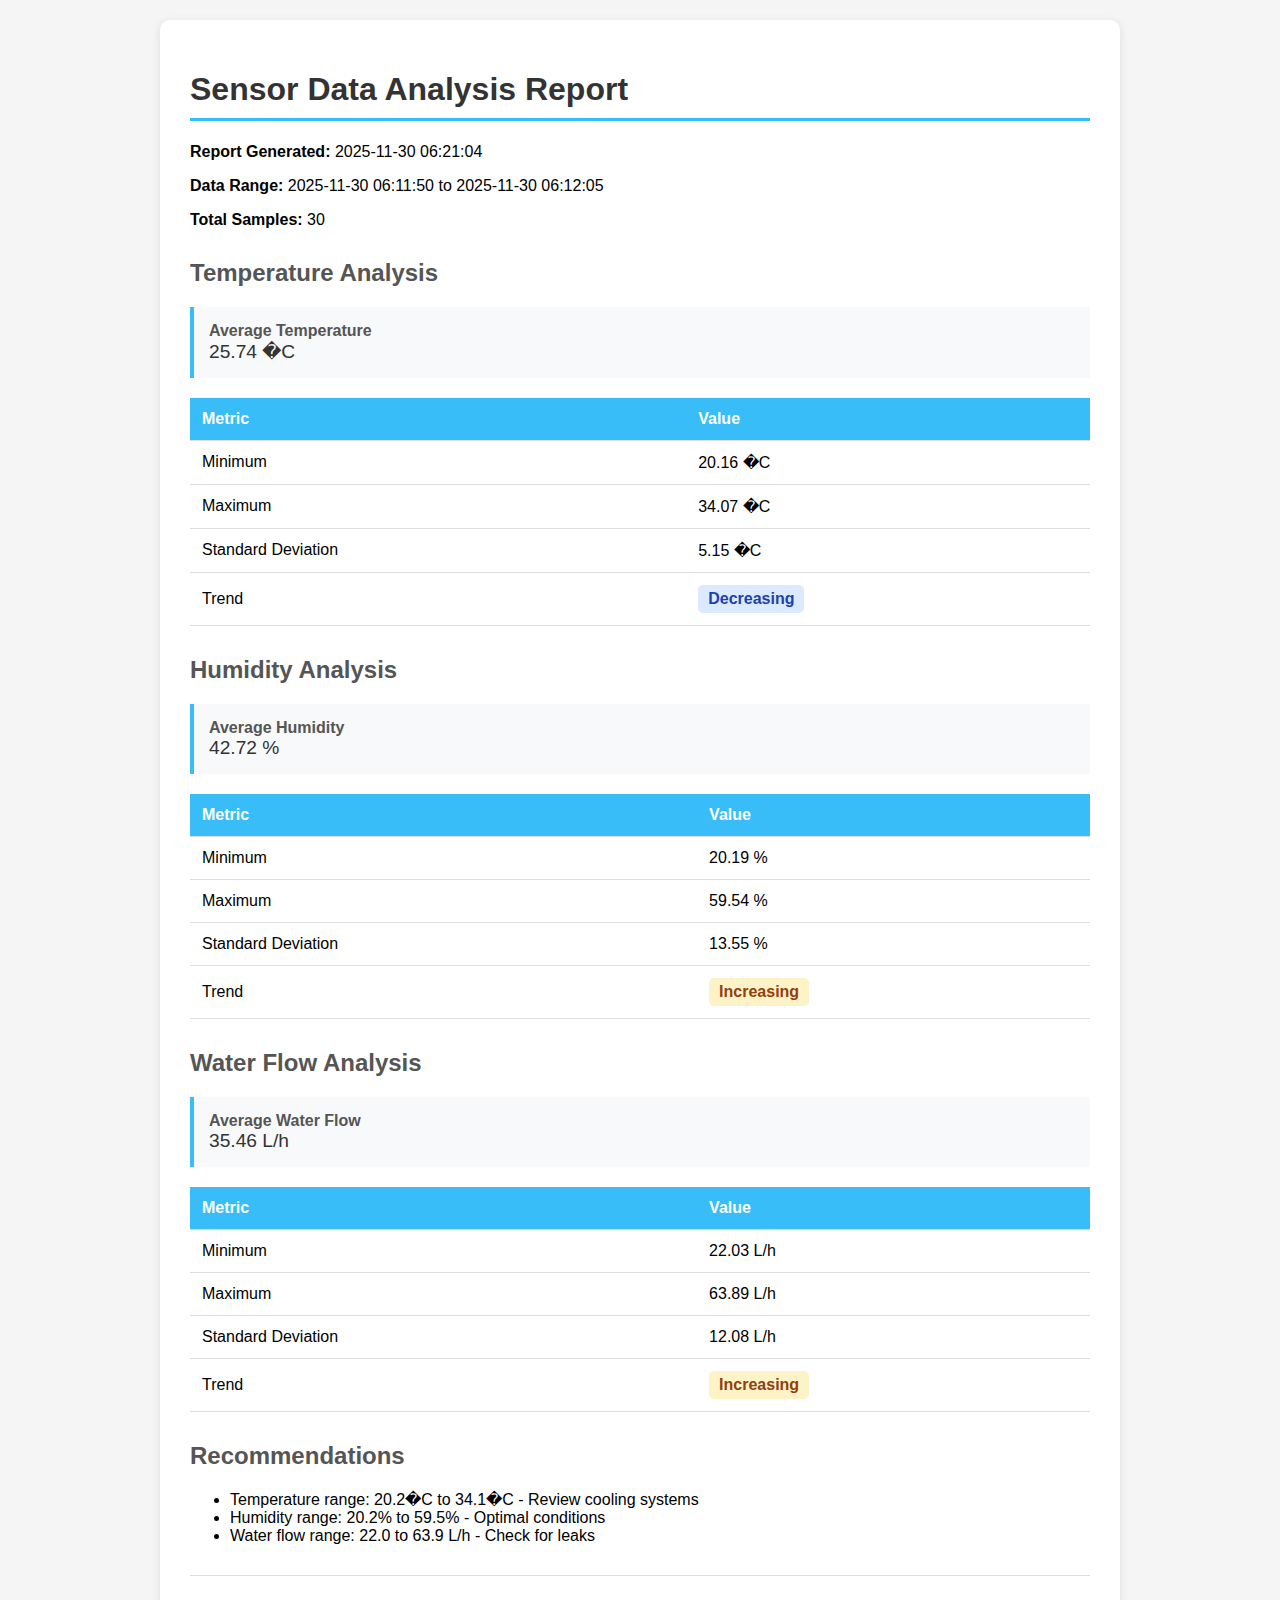
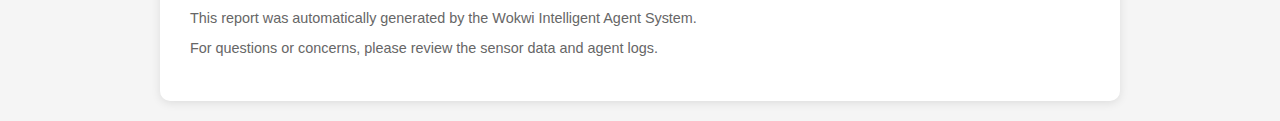
<file: intelligent_agent_wokwi/reports/report_20251130_062104.html>
<!DOCTYPE html>
    <html>
    <head>
        <title>Sensor Data Report</title>
        <style>
            body { font-family: Arial, sans-serif; margin: 20px; background: #f5f5f5; }
            .container { max-width: 900px; margin: 0 auto; background: white; padding: 30px; border-radius: 10px; box-shadow: 0 2px 10px rgba(0,0,0,0.1); }
            h1 { color: #333; border-bottom: 3px solid #38bdf8; padding-bottom: 10px; }
            h2 { color: #555; margin-top: 30px; }
            table { width: 100%; border-collapse: collapse; margin: 20px 0; }
            th, td { padding: 12px; text-align: left; border-bottom: 1px solid #ddd; }
            th { background-color: #38bdf8; color: white; }
            .metric { background: #f8f9fa; padding: 15px; margin: 10px 0; border-left: 4px solid #38bdf8; }
            .metric-name { font-weight: bold; color: #555; }
            .metric-value { font-size: 1.2em; color: #333; }
            .trend { display: inline-block; padding: 5px 10px; border-radius: 5px; font-weight: bold; }
            .trend.up { background: #fef3c7; color: #92400e; }
            .trend.down { background: #dbeafe; color: #1e40af; }
            .footer { margin-top: 30px; padding-top: 20px; border-top: 1px solid #ddd; color: #666; font-size: 0.9em; }
        </style>
    </head>
    <body>
        <div class="container">
            <h1>Sensor Data Analysis Report</h1>
            <p><strong>Report Generated:</strong> 2025-11-30 06:21:04</p>
            <p><strong>Data Range:</strong> 2025-11-30 06:11:50 to 2025-11-30 06:12:05</p>
            <p><strong>Total Samples:</strong> 30</p>
            
            <h2>Temperature Analysis</h2>
            <div class="metric">
                <div class="metric-name">Average Temperature</div>
                <div class="metric-value">25.74 �C</div>
            </div>
            <table>
                <tr>
                    <th>Metric</th>
                    <th>Value</th>
                </tr>
                <tr>
                    <td>Minimum</td>
                    <td>20.16 �C</td>
                </tr>
                <tr>
                    <td>Maximum</td>
                    <td>34.07 �C</td>
                </tr>
                <tr>
                    <td>Standard Deviation</td>
                    <td>5.15 �C</td>
                </tr>
                <tr>
                    <td>Trend</td>
                    <td><span class="trend down">Decreasing</span></td>
                </tr>
            </table>
            
            <h2>Humidity Analysis</h2>
            <div class="metric">
                <div class="metric-name">Average Humidity</div>
                <div class="metric-value">42.72 %</div>
            </div>
            <table>
                <tr>
                    <th>Metric</th>
                    <th>Value</th>
                </tr>
                <tr>
                    <td>Minimum</td>
                    <td>20.19 %</td>
                </tr>
                <tr>
                    <td>Maximum</td>
                    <td>59.54 %</td>
                </tr>
                <tr>
                    <td>Standard Deviation</td>
                    <td>13.55 %</td>
                </tr>
                <tr>
                    <td>Trend</td>
                    <td><span class="trend up">Increasing</span></td>
                </tr>
            </table>
            
            <h2>Water Flow Analysis</h2>
            <div class="metric">
                <div class="metric-name">Average Water Flow</div>
                <div class="metric-value">35.46 L/h</div>
            </div>
            <table>
                <tr>
                    <th>Metric</th>
                    <th>Value</th>
                </tr>
                <tr>
                    <td>Minimum</td>
                    <td>22.03 L/h</td>
                </tr>
                <tr>
                    <td>Maximum</td>
                    <td>63.89 L/h</td>
                </tr>
                <tr>
                    <td>Standard Deviation</td>
                    <td>12.08 L/h</td>
                </tr>
                <tr>
                    <td>Trend</td>
                    <td><span class="trend up">Increasing</span></td>
                </tr>
            </table>
            
            <h2>Recommendations</h2>
            <ul>
                <li>Temperature range: 20.2�C to 34.1�C - Review cooling systems</li>
                <li>Humidity range: 20.2% to 59.5% - Optimal conditions</li>
                <li>Water flow range: 22.0 to 63.9 L/h - Check for leaks</li>
            </ul>
            
            <div class="footer">
                <p>This report was automatically generated by the Wokwi Intelligent Agent System.</p>
                <p>For questions or concerns, please review the sensor data and agent logs.</p>
            </div>
        </div>
    </body>
    </html>
</file>
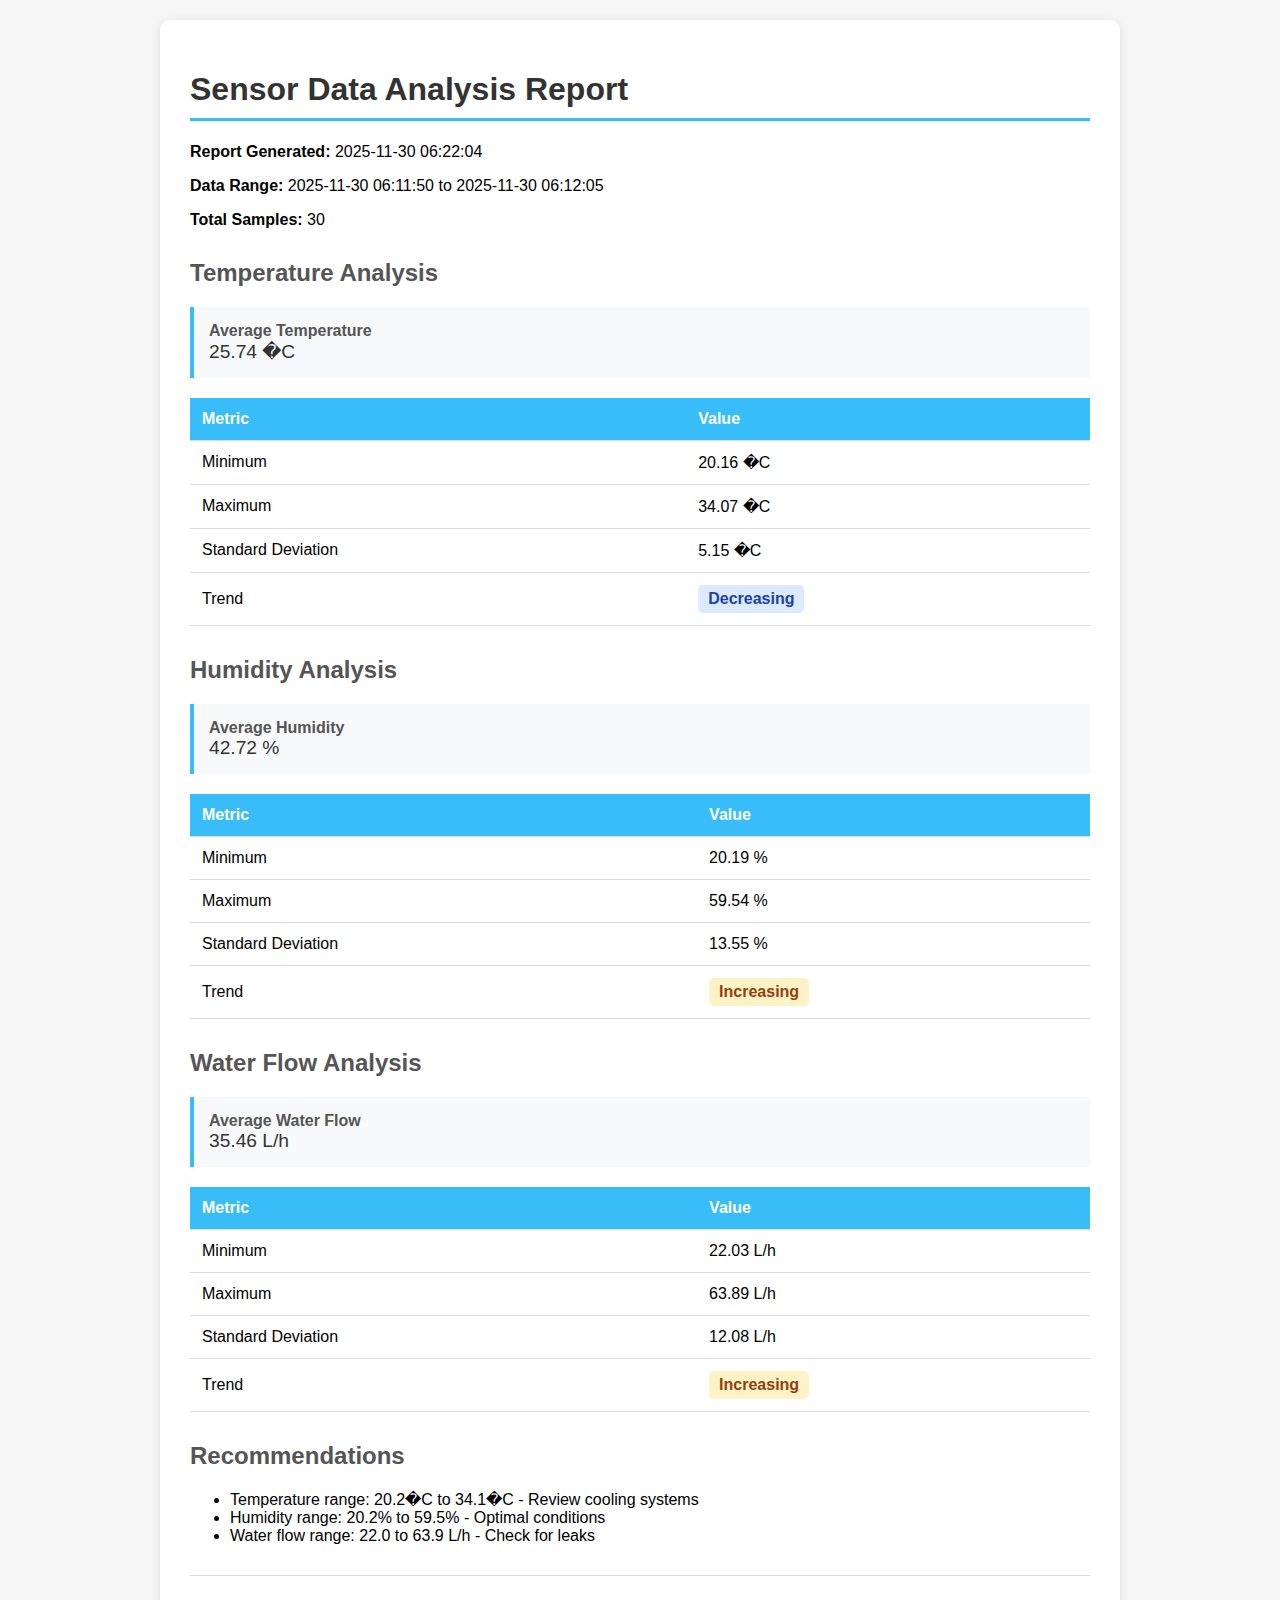
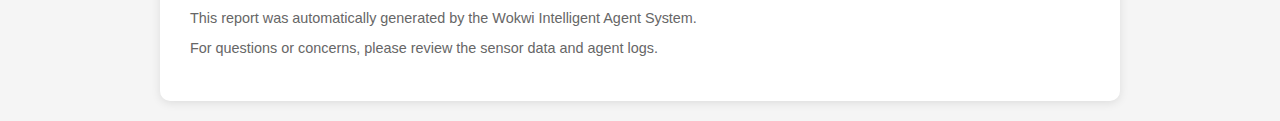
<file: intelligent_agent_wokwi/reports/report_20251130_062204.html>
<!DOCTYPE html>
    <html>
    <head>
        <title>Sensor Data Report</title>
        <style>
            body { font-family: Arial, sans-serif; margin: 20px; background: #f5f5f5; }
            .container { max-width: 900px; margin: 0 auto; background: white; padding: 30px; border-radius: 10px; box-shadow: 0 2px 10px rgba(0,0,0,0.1); }
            h1 { color: #333; border-bottom: 3px solid #38bdf8; padding-bottom: 10px; }
            h2 { color: #555; margin-top: 30px; }
            table { width: 100%; border-collapse: collapse; margin: 20px 0; }
            th, td { padding: 12px; text-align: left; border-bottom: 1px solid #ddd; }
            th { background-color: #38bdf8; color: white; }
            .metric { background: #f8f9fa; padding: 15px; margin: 10px 0; border-left: 4px solid #38bdf8; }
            .metric-name { font-weight: bold; color: #555; }
            .metric-value { font-size: 1.2em; color: #333; }
            .trend { display: inline-block; padding: 5px 10px; border-radius: 5px; font-weight: bold; }
            .trend.up { background: #fef3c7; color: #92400e; }
            .trend.down { background: #dbeafe; color: #1e40af; }
            .footer { margin-top: 30px; padding-top: 20px; border-top: 1px solid #ddd; color: #666; font-size: 0.9em; }
        </style>
    </head>
    <body>
        <div class="container">
            <h1>Sensor Data Analysis Report</h1>
            <p><strong>Report Generated:</strong> 2025-11-30 06:22:04</p>
            <p><strong>Data Range:</strong> 2025-11-30 06:11:50 to 2025-11-30 06:12:05</p>
            <p><strong>Total Samples:</strong> 30</p>
            
            <h2>Temperature Analysis</h2>
            <div class="metric">
                <div class="metric-name">Average Temperature</div>
                <div class="metric-value">25.74 �C</div>
            </div>
            <table>
                <tr>
                    <th>Metric</th>
                    <th>Value</th>
                </tr>
                <tr>
                    <td>Minimum</td>
                    <td>20.16 �C</td>
                </tr>
                <tr>
                    <td>Maximum</td>
                    <td>34.07 �C</td>
                </tr>
                <tr>
                    <td>Standard Deviation</td>
                    <td>5.15 �C</td>
                </tr>
                <tr>
                    <td>Trend</td>
                    <td><span class="trend down">Decreasing</span></td>
                </tr>
            </table>
            
            <h2>Humidity Analysis</h2>
            <div class="metric">
                <div class="metric-name">Average Humidity</div>
                <div class="metric-value">42.72 %</div>
            </div>
            <table>
                <tr>
                    <th>Metric</th>
                    <th>Value</th>
                </tr>
                <tr>
                    <td>Minimum</td>
                    <td>20.19 %</td>
                </tr>
                <tr>
                    <td>Maximum</td>
                    <td>59.54 %</td>
                </tr>
                <tr>
                    <td>Standard Deviation</td>
                    <td>13.55 %</td>
                </tr>
                <tr>
                    <td>Trend</td>
                    <td><span class="trend up">Increasing</span></td>
                </tr>
            </table>
            
            <h2>Water Flow Analysis</h2>
            <div class="metric">
                <div class="metric-name">Average Water Flow</div>
                <div class="metric-value">35.46 L/h</div>
            </div>
            <table>
                <tr>
                    <th>Metric</th>
                    <th>Value</th>
                </tr>
                <tr>
                    <td>Minimum</td>
                    <td>22.03 L/h</td>
                </tr>
                <tr>
                    <td>Maximum</td>
                    <td>63.89 L/h</td>
                </tr>
                <tr>
                    <td>Standard Deviation</td>
                    <td>12.08 L/h</td>
                </tr>
                <tr>
                    <td>Trend</td>
                    <td><span class="trend up">Increasing</span></td>
                </tr>
            </table>
            
            <h2>Recommendations</h2>
            <ul>
                <li>Temperature range: 20.2�C to 34.1�C - Review cooling systems</li>
                <li>Humidity range: 20.2% to 59.5% - Optimal conditions</li>
                <li>Water flow range: 22.0 to 63.9 L/h - Check for leaks</li>
            </ul>
            
            <div class="footer">
                <p>This report was automatically generated by the Wokwi Intelligent Agent System.</p>
                <p>For questions or concerns, please review the sensor data and agent logs.</p>
            </div>
        </div>
    </body>
    </html>
</file>
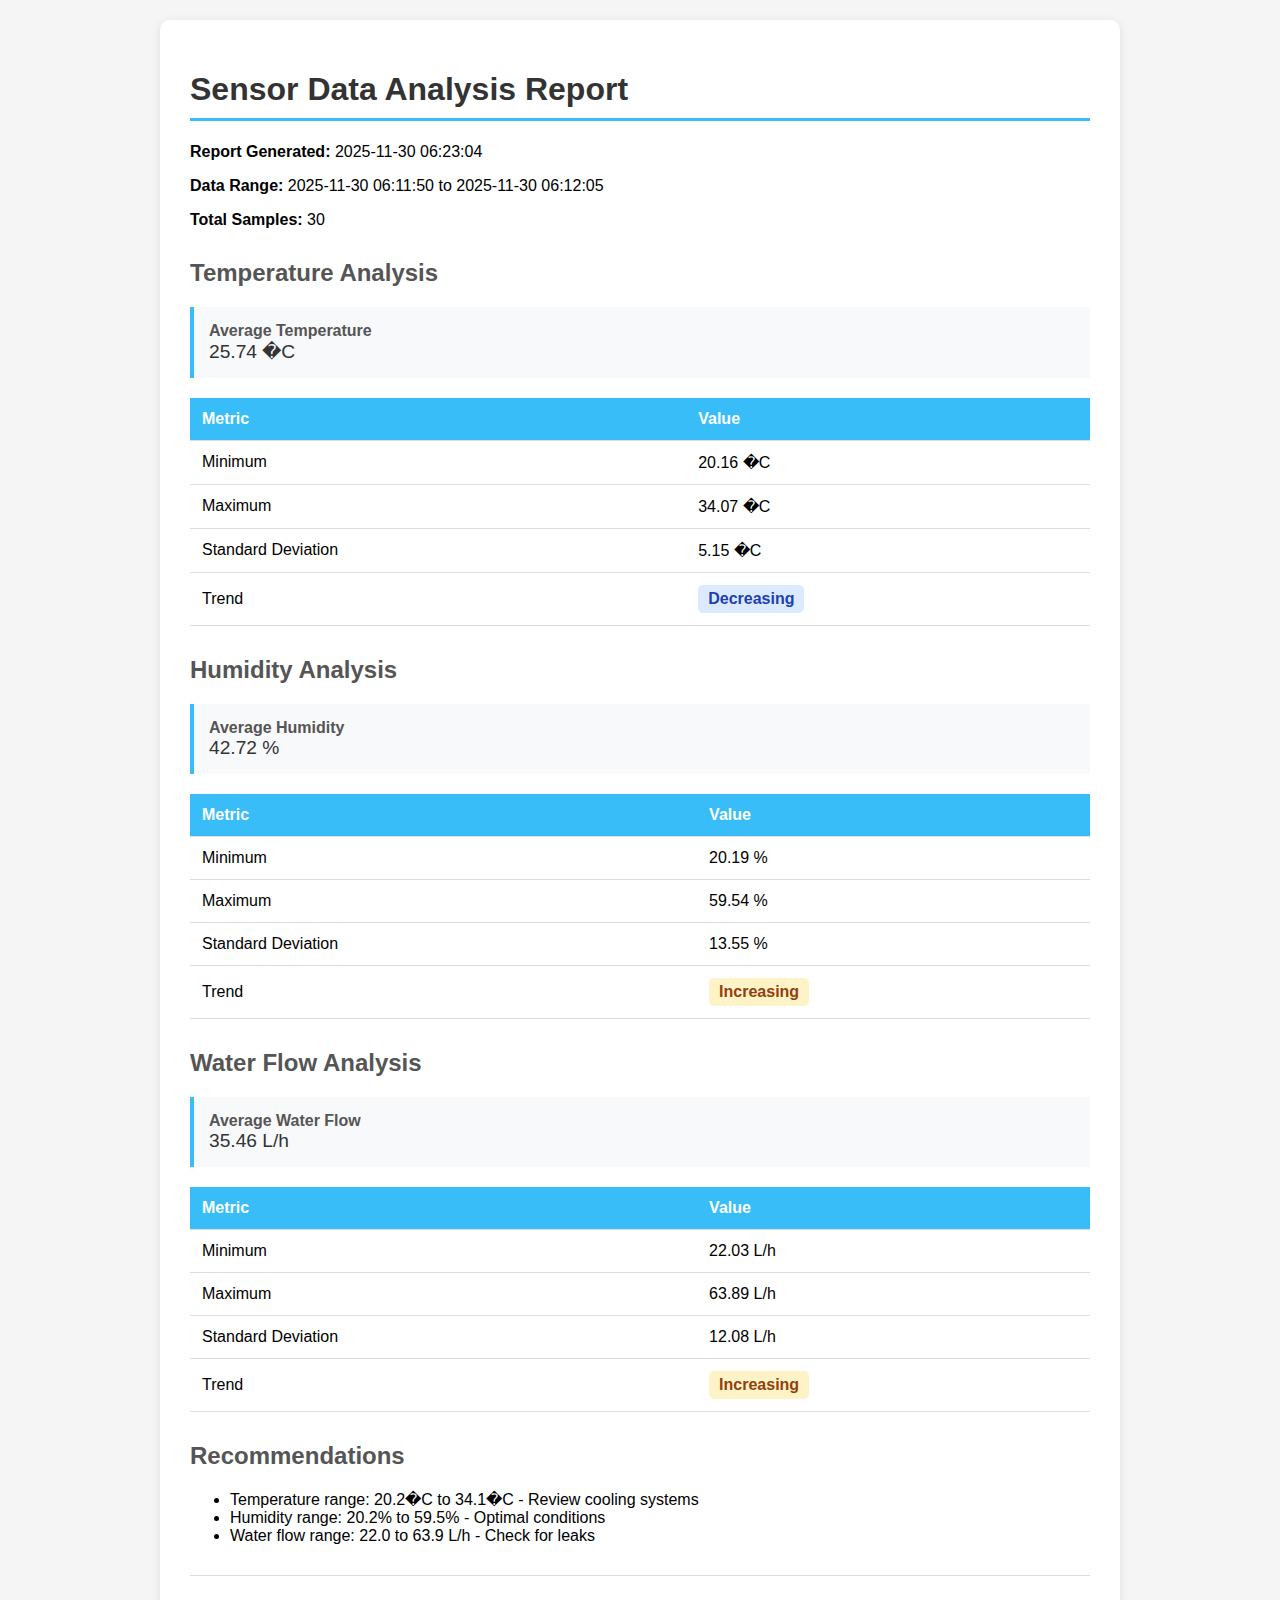
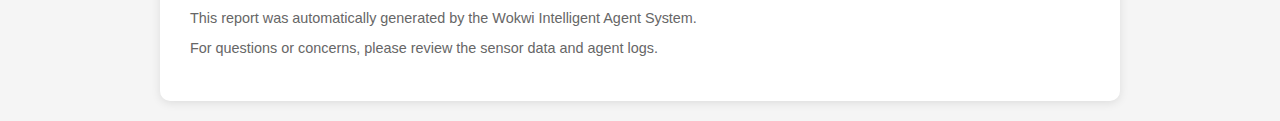
<file: intelligent_agent_wokwi/reports/report_20251130_062304.html>
<!DOCTYPE html>
    <html>
    <head>
        <title>Sensor Data Report</title>
        <style>
            body { font-family: Arial, sans-serif; margin: 20px; background: #f5f5f5; }
            .container { max-width: 900px; margin: 0 auto; background: white; padding: 30px; border-radius: 10px; box-shadow: 0 2px 10px rgba(0,0,0,0.1); }
            h1 { color: #333; border-bottom: 3px solid #38bdf8; padding-bottom: 10px; }
            h2 { color: #555; margin-top: 30px; }
            table { width: 100%; border-collapse: collapse; margin: 20px 0; }
            th, td { padding: 12px; text-align: left; border-bottom: 1px solid #ddd; }
            th { background-color: #38bdf8; color: white; }
            .metric { background: #f8f9fa; padding: 15px; margin: 10px 0; border-left: 4px solid #38bdf8; }
            .metric-name { font-weight: bold; color: #555; }
            .metric-value { font-size: 1.2em; color: #333; }
            .trend { display: inline-block; padding: 5px 10px; border-radius: 5px; font-weight: bold; }
            .trend.up { background: #fef3c7; color: #92400e; }
            .trend.down { background: #dbeafe; color: #1e40af; }
            .footer { margin-top: 30px; padding-top: 20px; border-top: 1px solid #ddd; color: #666; font-size: 0.9em; }
        </style>
    </head>
    <body>
        <div class="container">
            <h1>Sensor Data Analysis Report</h1>
            <p><strong>Report Generated:</strong> 2025-11-30 06:23:04</p>
            <p><strong>Data Range:</strong> 2025-11-30 06:11:50 to 2025-11-30 06:12:05</p>
            <p><strong>Total Samples:</strong> 30</p>
            
            <h2>Temperature Analysis</h2>
            <div class="metric">
                <div class="metric-name">Average Temperature</div>
                <div class="metric-value">25.74 �C</div>
            </div>
            <table>
                <tr>
                    <th>Metric</th>
                    <th>Value</th>
                </tr>
                <tr>
                    <td>Minimum</td>
                    <td>20.16 �C</td>
                </tr>
                <tr>
                    <td>Maximum</td>
                    <td>34.07 �C</td>
                </tr>
                <tr>
                    <td>Standard Deviation</td>
                    <td>5.15 �C</td>
                </tr>
                <tr>
                    <td>Trend</td>
                    <td><span class="trend down">Decreasing</span></td>
                </tr>
            </table>
            
            <h2>Humidity Analysis</h2>
            <div class="metric">
                <div class="metric-name">Average Humidity</div>
                <div class="metric-value">42.72 %</div>
            </div>
            <table>
                <tr>
                    <th>Metric</th>
                    <th>Value</th>
                </tr>
                <tr>
                    <td>Minimum</td>
                    <td>20.19 %</td>
                </tr>
                <tr>
                    <td>Maximum</td>
                    <td>59.54 %</td>
                </tr>
                <tr>
                    <td>Standard Deviation</td>
                    <td>13.55 %</td>
                </tr>
                <tr>
                    <td>Trend</td>
                    <td><span class="trend up">Increasing</span></td>
                </tr>
            </table>
            
            <h2>Water Flow Analysis</h2>
            <div class="metric">
                <div class="metric-name">Average Water Flow</div>
                <div class="metric-value">35.46 L/h</div>
            </div>
            <table>
                <tr>
                    <th>Metric</th>
                    <th>Value</th>
                </tr>
                <tr>
                    <td>Minimum</td>
                    <td>22.03 L/h</td>
                </tr>
                <tr>
                    <td>Maximum</td>
                    <td>63.89 L/h</td>
                </tr>
                <tr>
                    <td>Standard Deviation</td>
                    <td>12.08 L/h</td>
                </tr>
                <tr>
                    <td>Trend</td>
                    <td><span class="trend up">Increasing</span></td>
                </tr>
            </table>
            
            <h2>Recommendations</h2>
            <ul>
                <li>Temperature range: 20.2�C to 34.1�C - Review cooling systems</li>
                <li>Humidity range: 20.2% to 59.5% - Optimal conditions</li>
                <li>Water flow range: 22.0 to 63.9 L/h - Check for leaks</li>
            </ul>
            
            <div class="footer">
                <p>This report was automatically generated by the Wokwi Intelligent Agent System.</p>
                <p>For questions or concerns, please review the sensor data and agent logs.</p>
            </div>
        </div>
    </body>
    </html>
</file>
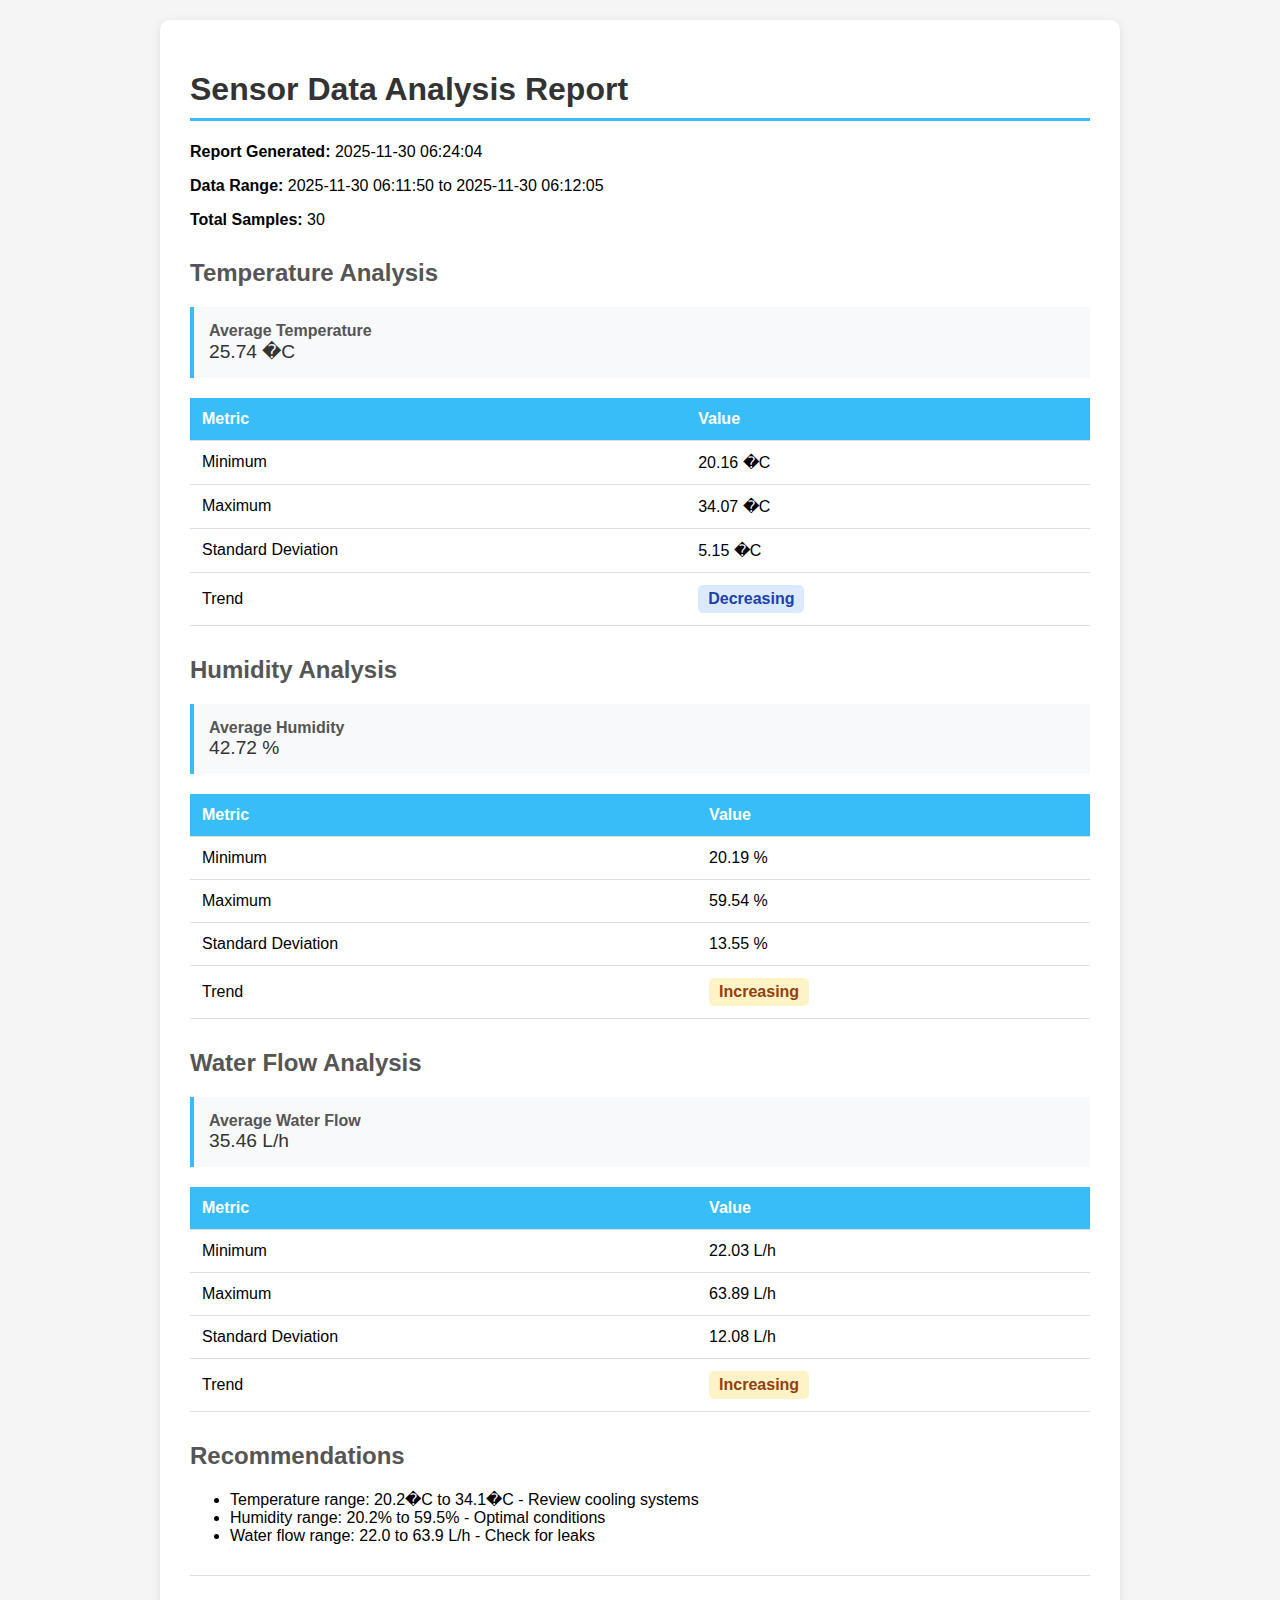
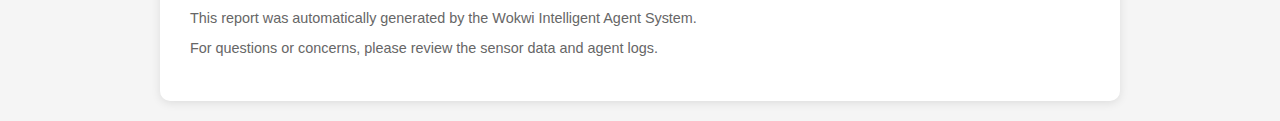
<file: intelligent_agent_wokwi/reports/report_20251130_062404.html>
<!DOCTYPE html>
    <html>
    <head>
        <title>Sensor Data Report</title>
        <style>
            body { font-family: Arial, sans-serif; margin: 20px; background: #f5f5f5; }
            .container { max-width: 900px; margin: 0 auto; background: white; padding: 30px; border-radius: 10px; box-shadow: 0 2px 10px rgba(0,0,0,0.1); }
            h1 { color: #333; border-bottom: 3px solid #38bdf8; padding-bottom: 10px; }
            h2 { color: #555; margin-top: 30px; }
            table { width: 100%; border-collapse: collapse; margin: 20px 0; }
            th, td { padding: 12px; text-align: left; border-bottom: 1px solid #ddd; }
            th { background-color: #38bdf8; color: white; }
            .metric { background: #f8f9fa; padding: 15px; margin: 10px 0; border-left: 4px solid #38bdf8; }
            .metric-name { font-weight: bold; color: #555; }
            .metric-value { font-size: 1.2em; color: #333; }
            .trend { display: inline-block; padding: 5px 10px; border-radius: 5px; font-weight: bold; }
            .trend.up { background: #fef3c7; color: #92400e; }
            .trend.down { background: #dbeafe; color: #1e40af; }
            .footer { margin-top: 30px; padding-top: 20px; border-top: 1px solid #ddd; color: #666; font-size: 0.9em; }
        </style>
    </head>
    <body>
        <div class="container">
            <h1>Sensor Data Analysis Report</h1>
            <p><strong>Report Generated:</strong> 2025-11-30 06:24:04</p>
            <p><strong>Data Range:</strong> 2025-11-30 06:11:50 to 2025-11-30 06:12:05</p>
            <p><strong>Total Samples:</strong> 30</p>
            
            <h2>Temperature Analysis</h2>
            <div class="metric">
                <div class="metric-name">Average Temperature</div>
                <div class="metric-value">25.74 �C</div>
            </div>
            <table>
                <tr>
                    <th>Metric</th>
                    <th>Value</th>
                </tr>
                <tr>
                    <td>Minimum</td>
                    <td>20.16 �C</td>
                </tr>
                <tr>
                    <td>Maximum</td>
                    <td>34.07 �C</td>
                </tr>
                <tr>
                    <td>Standard Deviation</td>
                    <td>5.15 �C</td>
                </tr>
                <tr>
                    <td>Trend</td>
                    <td><span class="trend down">Decreasing</span></td>
                </tr>
            </table>
            
            <h2>Humidity Analysis</h2>
            <div class="metric">
                <div class="metric-name">Average Humidity</div>
                <div class="metric-value">42.72 %</div>
            </div>
            <table>
                <tr>
                    <th>Metric</th>
                    <th>Value</th>
                </tr>
                <tr>
                    <td>Minimum</td>
                    <td>20.19 %</td>
                </tr>
                <tr>
                    <td>Maximum</td>
                    <td>59.54 %</td>
                </tr>
                <tr>
                    <td>Standard Deviation</td>
                    <td>13.55 %</td>
                </tr>
                <tr>
                    <td>Trend</td>
                    <td><span class="trend up">Increasing</span></td>
                </tr>
            </table>
            
            <h2>Water Flow Analysis</h2>
            <div class="metric">
                <div class="metric-name">Average Water Flow</div>
                <div class="metric-value">35.46 L/h</div>
            </div>
            <table>
                <tr>
                    <th>Metric</th>
                    <th>Value</th>
                </tr>
                <tr>
                    <td>Minimum</td>
                    <td>22.03 L/h</td>
                </tr>
                <tr>
                    <td>Maximum</td>
                    <td>63.89 L/h</td>
                </tr>
                <tr>
                    <td>Standard Deviation</td>
                    <td>12.08 L/h</td>
                </tr>
                <tr>
                    <td>Trend</td>
                    <td><span class="trend up">Increasing</span></td>
                </tr>
            </table>
            
            <h2>Recommendations</h2>
            <ul>
                <li>Temperature range: 20.2�C to 34.1�C - Review cooling systems</li>
                <li>Humidity range: 20.2% to 59.5% - Optimal conditions</li>
                <li>Water flow range: 22.0 to 63.9 L/h - Check for leaks</li>
            </ul>
            
            <div class="footer">
                <p>This report was automatically generated by the Wokwi Intelligent Agent System.</p>
                <p>For questions or concerns, please review the sensor data and agent logs.</p>
            </div>
        </div>
    </body>
    </html>
</file>
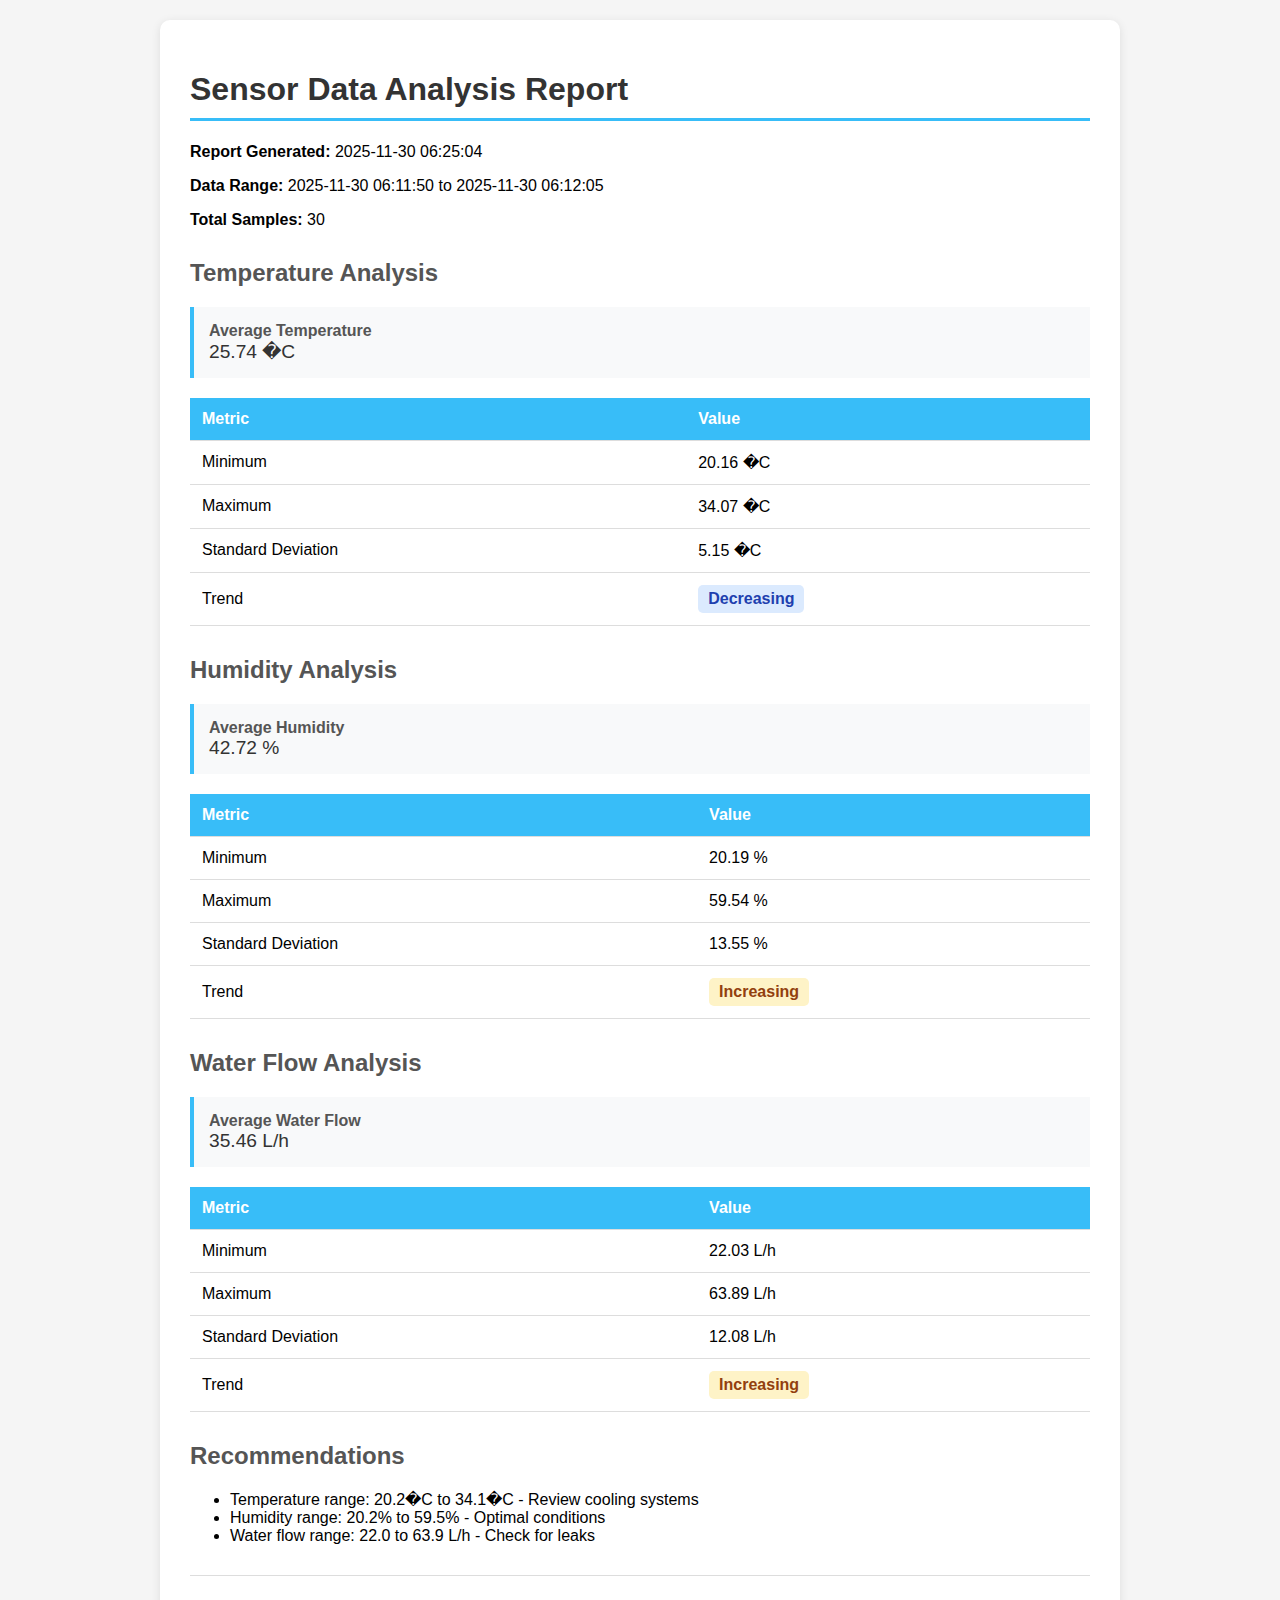
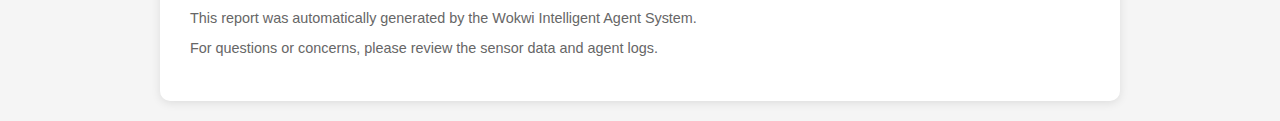
<file: intelligent_agent_wokwi/reports/report_20251130_062504.html>
<!DOCTYPE html>
    <html>
    <head>
        <title>Sensor Data Report</title>
        <style>
            body { font-family: Arial, sans-serif; margin: 20px; background: #f5f5f5; }
            .container { max-width: 900px; margin: 0 auto; background: white; padding: 30px; border-radius: 10px; box-shadow: 0 2px 10px rgba(0,0,0,0.1); }
            h1 { color: #333; border-bottom: 3px solid #38bdf8; padding-bottom: 10px; }
            h2 { color: #555; margin-top: 30px; }
            table { width: 100%; border-collapse: collapse; margin: 20px 0; }
            th, td { padding: 12px; text-align: left; border-bottom: 1px solid #ddd; }
            th { background-color: #38bdf8; color: white; }
            .metric { background: #f8f9fa; padding: 15px; margin: 10px 0; border-left: 4px solid #38bdf8; }
            .metric-name { font-weight: bold; color: #555; }
            .metric-value { font-size: 1.2em; color: #333; }
            .trend { display: inline-block; padding: 5px 10px; border-radius: 5px; font-weight: bold; }
            .trend.up { background: #fef3c7; color: #92400e; }
            .trend.down { background: #dbeafe; color: #1e40af; }
            .footer { margin-top: 30px; padding-top: 20px; border-top: 1px solid #ddd; color: #666; font-size: 0.9em; }
        </style>
    </head>
    <body>
        <div class="container">
            <h1>Sensor Data Analysis Report</h1>
            <p><strong>Report Generated:</strong> 2025-11-30 06:25:04</p>
            <p><strong>Data Range:</strong> 2025-11-30 06:11:50 to 2025-11-30 06:12:05</p>
            <p><strong>Total Samples:</strong> 30</p>
            
            <h2>Temperature Analysis</h2>
            <div class="metric">
                <div class="metric-name">Average Temperature</div>
                <div class="metric-value">25.74 �C</div>
            </div>
            <table>
                <tr>
                    <th>Metric</th>
                    <th>Value</th>
                </tr>
                <tr>
                    <td>Minimum</td>
                    <td>20.16 �C</td>
                </tr>
                <tr>
                    <td>Maximum</td>
                    <td>34.07 �C</td>
                </tr>
                <tr>
                    <td>Standard Deviation</td>
                    <td>5.15 �C</td>
                </tr>
                <tr>
                    <td>Trend</td>
                    <td><span class="trend down">Decreasing</span></td>
                </tr>
            </table>
            
            <h2>Humidity Analysis</h2>
            <div class="metric">
                <div class="metric-name">Average Humidity</div>
                <div class="metric-value">42.72 %</div>
            </div>
            <table>
                <tr>
                    <th>Metric</th>
                    <th>Value</th>
                </tr>
                <tr>
                    <td>Minimum</td>
                    <td>20.19 %</td>
                </tr>
                <tr>
                    <td>Maximum</td>
                    <td>59.54 %</td>
                </tr>
                <tr>
                    <td>Standard Deviation</td>
                    <td>13.55 %</td>
                </tr>
                <tr>
                    <td>Trend</td>
                    <td><span class="trend up">Increasing</span></td>
                </tr>
            </table>
            
            <h2>Water Flow Analysis</h2>
            <div class="metric">
                <div class="metric-name">Average Water Flow</div>
                <div class="metric-value">35.46 L/h</div>
            </div>
            <table>
                <tr>
                    <th>Metric</th>
                    <th>Value</th>
                </tr>
                <tr>
                    <td>Minimum</td>
                    <td>22.03 L/h</td>
                </tr>
                <tr>
                    <td>Maximum</td>
                    <td>63.89 L/h</td>
                </tr>
                <tr>
                    <td>Standard Deviation</td>
                    <td>12.08 L/h</td>
                </tr>
                <tr>
                    <td>Trend</td>
                    <td><span class="trend up">Increasing</span></td>
                </tr>
            </table>
            
            <h2>Recommendations</h2>
            <ul>
                <li>Temperature range: 20.2�C to 34.1�C - Review cooling systems</li>
                <li>Humidity range: 20.2% to 59.5% - Optimal conditions</li>
                <li>Water flow range: 22.0 to 63.9 L/h - Check for leaks</li>
            </ul>
            
            <div class="footer">
                <p>This report was automatically generated by the Wokwi Intelligent Agent System.</p>
                <p>For questions or concerns, please review the sensor data and agent logs.</p>
            </div>
        </div>
    </body>
    </html>
</file>
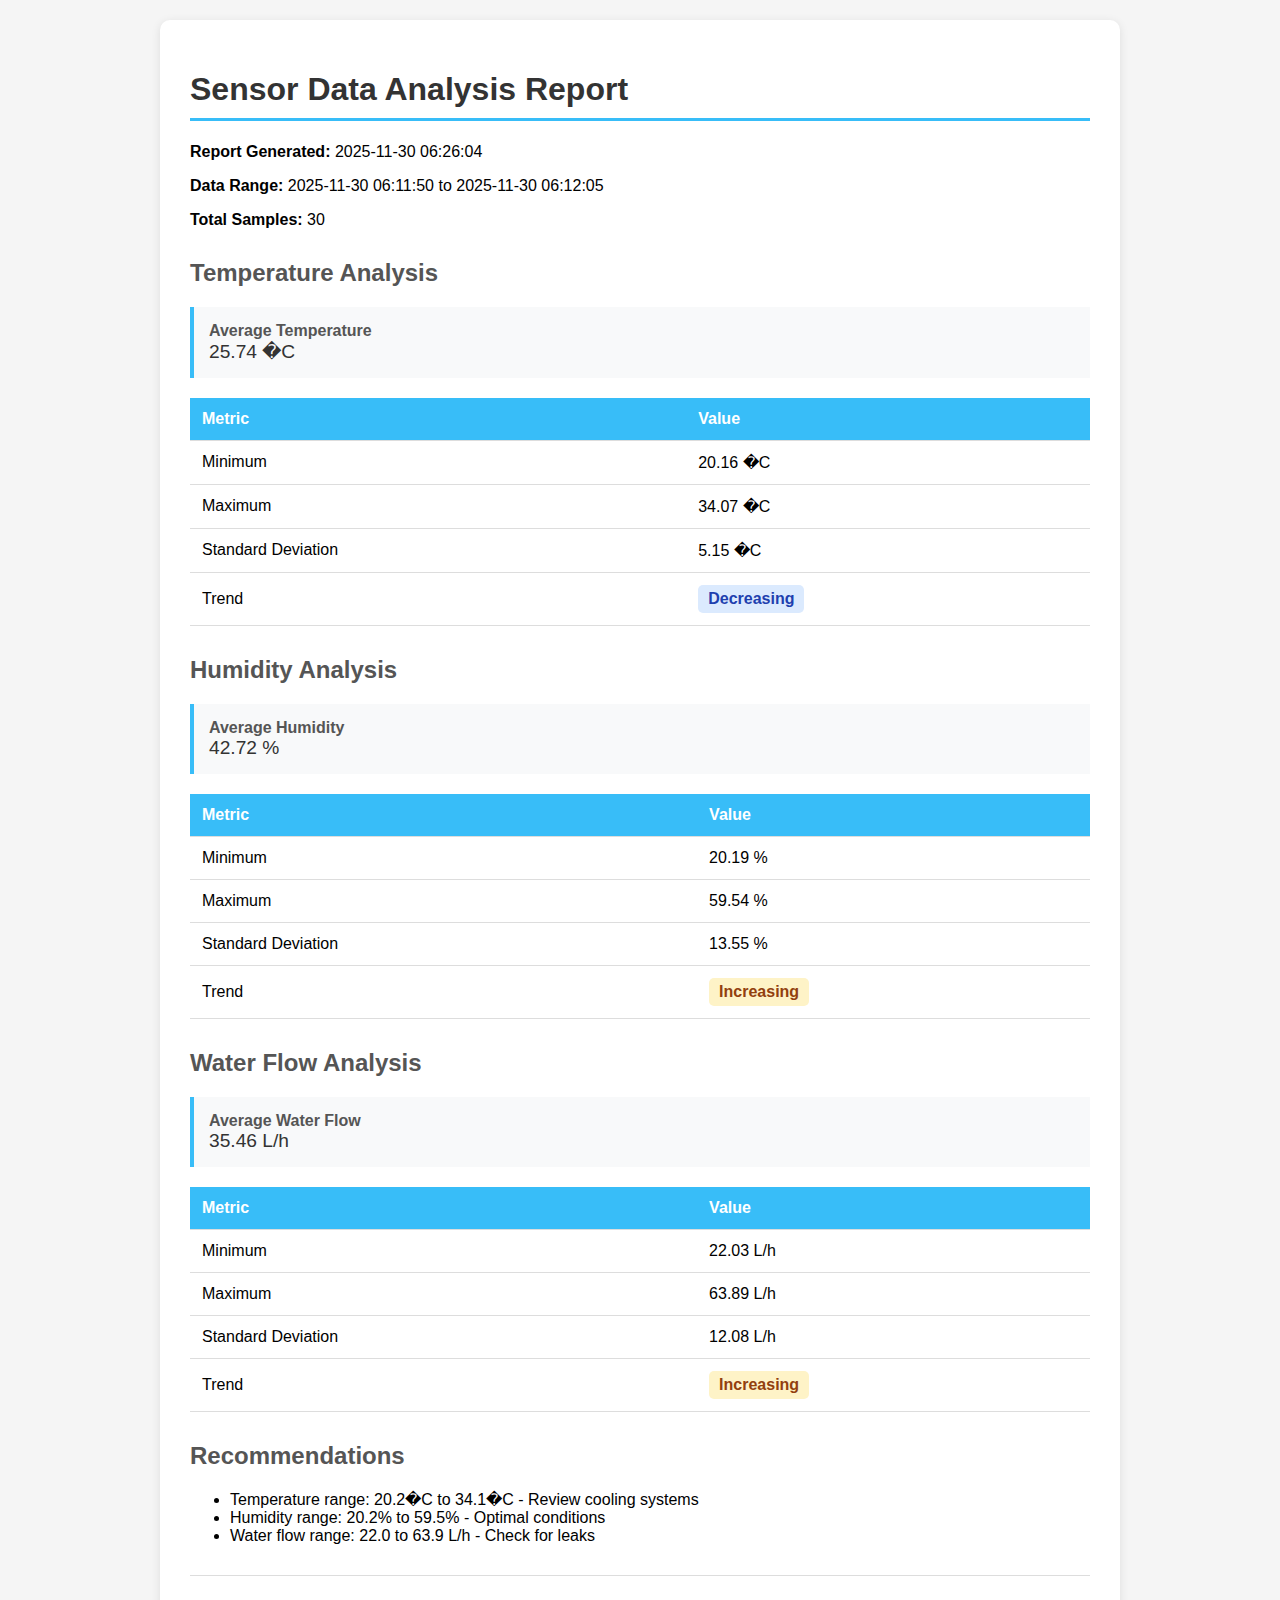
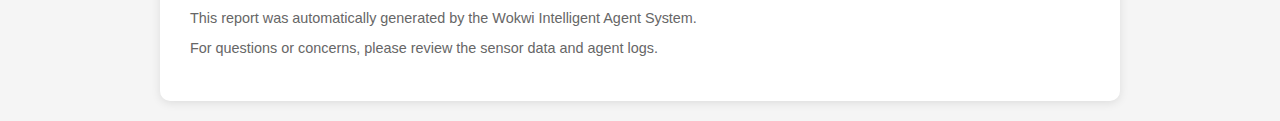
<file: intelligent_agent_wokwi/reports/report_20251130_062604.html>
<!DOCTYPE html>
    <html>
    <head>
        <title>Sensor Data Report</title>
        <style>
            body { font-family: Arial, sans-serif; margin: 20px; background: #f5f5f5; }
            .container { max-width: 900px; margin: 0 auto; background: white; padding: 30px; border-radius: 10px; box-shadow: 0 2px 10px rgba(0,0,0,0.1); }
            h1 { color: #333; border-bottom: 3px solid #38bdf8; padding-bottom: 10px; }
            h2 { color: #555; margin-top: 30px; }
            table { width: 100%; border-collapse: collapse; margin: 20px 0; }
            th, td { padding: 12px; text-align: left; border-bottom: 1px solid #ddd; }
            th { background-color: #38bdf8; color: white; }
            .metric { background: #f8f9fa; padding: 15px; margin: 10px 0; border-left: 4px solid #38bdf8; }
            .metric-name { font-weight: bold; color: #555; }
            .metric-value { font-size: 1.2em; color: #333; }
            .trend { display: inline-block; padding: 5px 10px; border-radius: 5px; font-weight: bold; }
            .trend.up { background: #fef3c7; color: #92400e; }
            .trend.down { background: #dbeafe; color: #1e40af; }
            .footer { margin-top: 30px; padding-top: 20px; border-top: 1px solid #ddd; color: #666; font-size: 0.9em; }
        </style>
    </head>
    <body>
        <div class="container">
            <h1>Sensor Data Analysis Report</h1>
            <p><strong>Report Generated:</strong> 2025-11-30 06:26:04</p>
            <p><strong>Data Range:</strong> 2025-11-30 06:11:50 to 2025-11-30 06:12:05</p>
            <p><strong>Total Samples:</strong> 30</p>
            
            <h2>Temperature Analysis</h2>
            <div class="metric">
                <div class="metric-name">Average Temperature</div>
                <div class="metric-value">25.74 �C</div>
            </div>
            <table>
                <tr>
                    <th>Metric</th>
                    <th>Value</th>
                </tr>
                <tr>
                    <td>Minimum</td>
                    <td>20.16 �C</td>
                </tr>
                <tr>
                    <td>Maximum</td>
                    <td>34.07 �C</td>
                </tr>
                <tr>
                    <td>Standard Deviation</td>
                    <td>5.15 �C</td>
                </tr>
                <tr>
                    <td>Trend</td>
                    <td><span class="trend down">Decreasing</span></td>
                </tr>
            </table>
            
            <h2>Humidity Analysis</h2>
            <div class="metric">
                <div class="metric-name">Average Humidity</div>
                <div class="metric-value">42.72 %</div>
            </div>
            <table>
                <tr>
                    <th>Metric</th>
                    <th>Value</th>
                </tr>
                <tr>
                    <td>Minimum</td>
                    <td>20.19 %</td>
                </tr>
                <tr>
                    <td>Maximum</td>
                    <td>59.54 %</td>
                </tr>
                <tr>
                    <td>Standard Deviation</td>
                    <td>13.55 %</td>
                </tr>
                <tr>
                    <td>Trend</td>
                    <td><span class="trend up">Increasing</span></td>
                </tr>
            </table>
            
            <h2>Water Flow Analysis</h2>
            <div class="metric">
                <div class="metric-name">Average Water Flow</div>
                <div class="metric-value">35.46 L/h</div>
            </div>
            <table>
                <tr>
                    <th>Metric</th>
                    <th>Value</th>
                </tr>
                <tr>
                    <td>Minimum</td>
                    <td>22.03 L/h</td>
                </tr>
                <tr>
                    <td>Maximum</td>
                    <td>63.89 L/h</td>
                </tr>
                <tr>
                    <td>Standard Deviation</td>
                    <td>12.08 L/h</td>
                </tr>
                <tr>
                    <td>Trend</td>
                    <td><span class="trend up">Increasing</span></td>
                </tr>
            </table>
            
            <h2>Recommendations</h2>
            <ul>
                <li>Temperature range: 20.2�C to 34.1�C - Review cooling systems</li>
                <li>Humidity range: 20.2% to 59.5% - Optimal conditions</li>
                <li>Water flow range: 22.0 to 63.9 L/h - Check for leaks</li>
            </ul>
            
            <div class="footer">
                <p>This report was automatically generated by the Wokwi Intelligent Agent System.</p>
                <p>For questions or concerns, please review the sensor data and agent logs.</p>
            </div>
        </div>
    </body>
    </html>
</file>
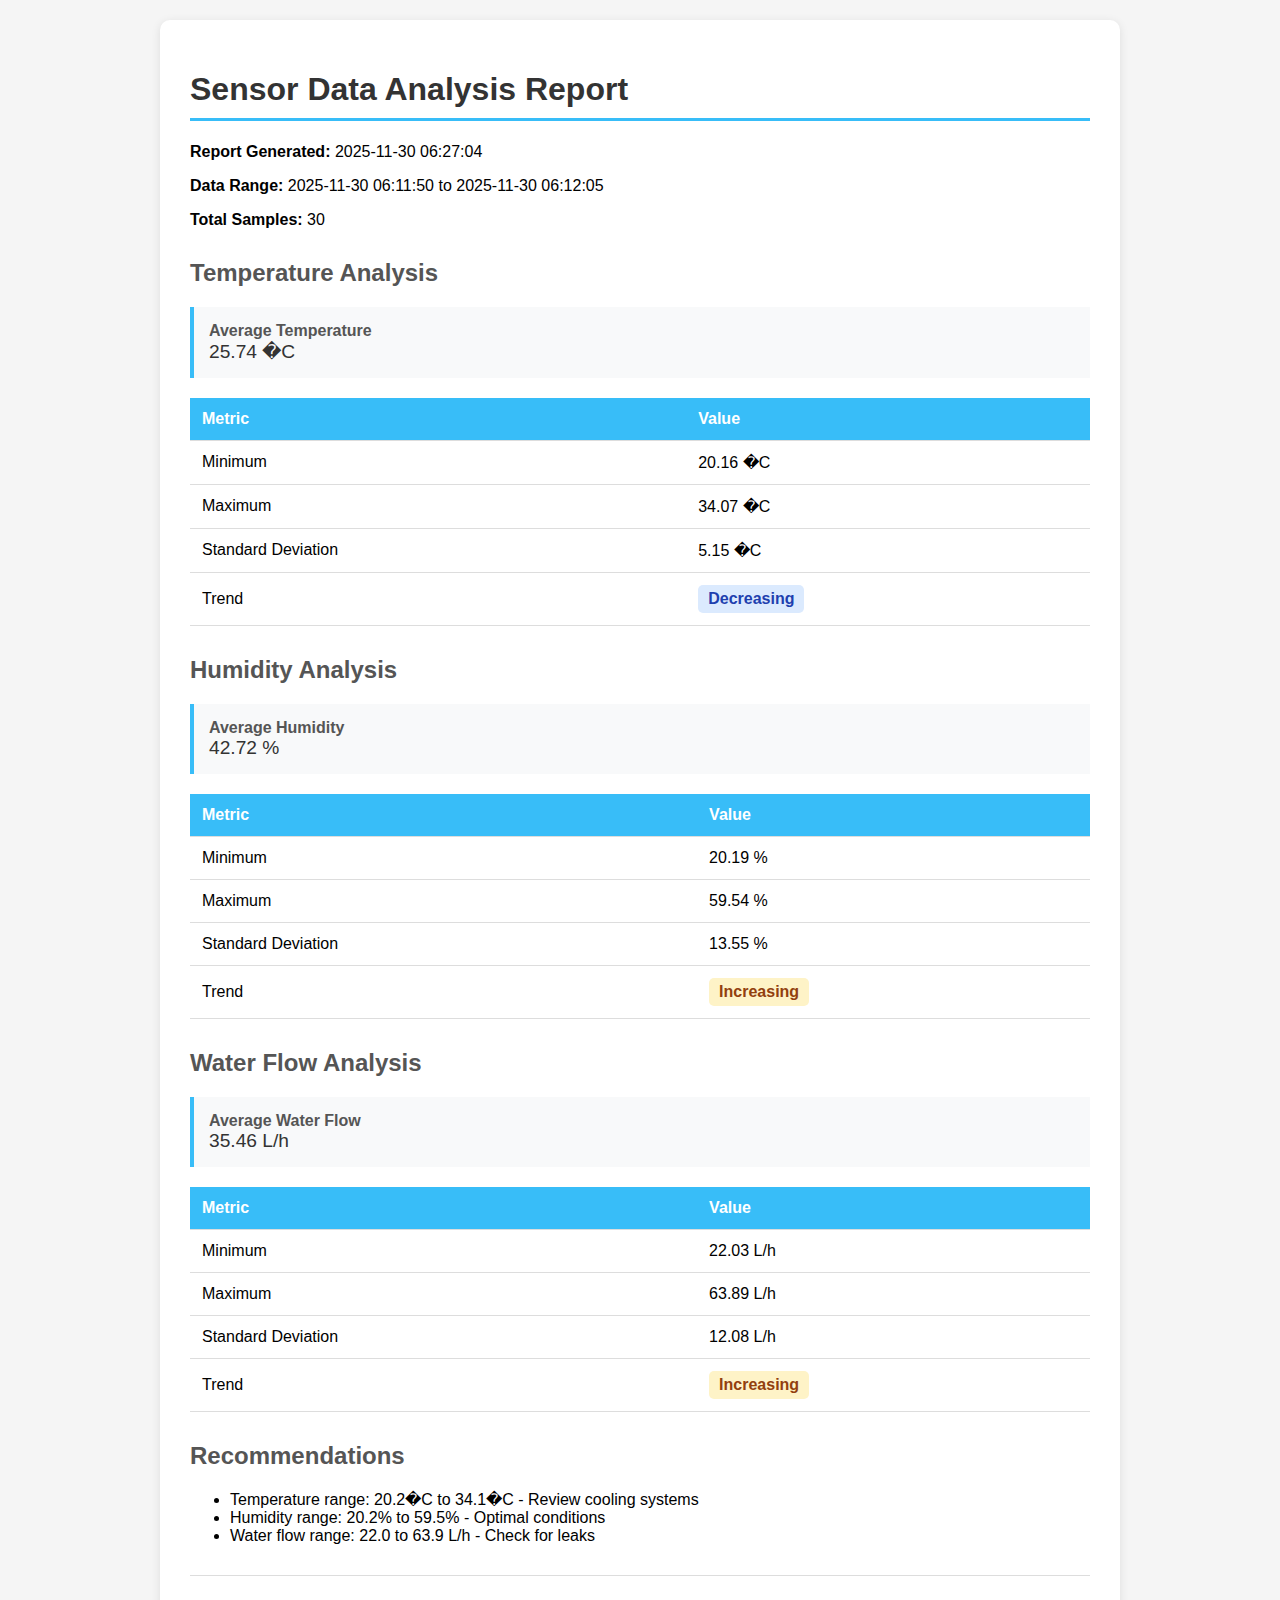
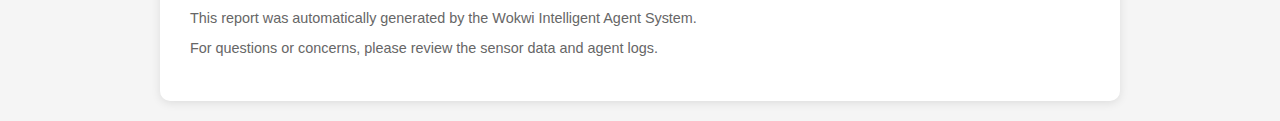
<file: intelligent_agent_wokwi/reports/report_20251130_062704.html>
<!DOCTYPE html>
    <html>
    <head>
        <title>Sensor Data Report</title>
        <style>
            body { font-family: Arial, sans-serif; margin: 20px; background: #f5f5f5; }
            .container { max-width: 900px; margin: 0 auto; background: white; padding: 30px; border-radius: 10px; box-shadow: 0 2px 10px rgba(0,0,0,0.1); }
            h1 { color: #333; border-bottom: 3px solid #38bdf8; padding-bottom: 10px; }
            h2 { color: #555; margin-top: 30px; }
            table { width: 100%; border-collapse: collapse; margin: 20px 0; }
            th, td { padding: 12px; text-align: left; border-bottom: 1px solid #ddd; }
            th { background-color: #38bdf8; color: white; }
            .metric { background: #f8f9fa; padding: 15px; margin: 10px 0; border-left: 4px solid #38bdf8; }
            .metric-name { font-weight: bold; color: #555; }
            .metric-value { font-size: 1.2em; color: #333; }
            .trend { display: inline-block; padding: 5px 10px; border-radius: 5px; font-weight: bold; }
            .trend.up { background: #fef3c7; color: #92400e; }
            .trend.down { background: #dbeafe; color: #1e40af; }
            .footer { margin-top: 30px; padding-top: 20px; border-top: 1px solid #ddd; color: #666; font-size: 0.9em; }
        </style>
    </head>
    <body>
        <div class="container">
            <h1>Sensor Data Analysis Report</h1>
            <p><strong>Report Generated:</strong> 2025-11-30 06:27:04</p>
            <p><strong>Data Range:</strong> 2025-11-30 06:11:50 to 2025-11-30 06:12:05</p>
            <p><strong>Total Samples:</strong> 30</p>
            
            <h2>Temperature Analysis</h2>
            <div class="metric">
                <div class="metric-name">Average Temperature</div>
                <div class="metric-value">25.74 �C</div>
            </div>
            <table>
                <tr>
                    <th>Metric</th>
                    <th>Value</th>
                </tr>
                <tr>
                    <td>Minimum</td>
                    <td>20.16 �C</td>
                </tr>
                <tr>
                    <td>Maximum</td>
                    <td>34.07 �C</td>
                </tr>
                <tr>
                    <td>Standard Deviation</td>
                    <td>5.15 �C</td>
                </tr>
                <tr>
                    <td>Trend</td>
                    <td><span class="trend down">Decreasing</span></td>
                </tr>
            </table>
            
            <h2>Humidity Analysis</h2>
            <div class="metric">
                <div class="metric-name">Average Humidity</div>
                <div class="metric-value">42.72 %</div>
            </div>
            <table>
                <tr>
                    <th>Metric</th>
                    <th>Value</th>
                </tr>
                <tr>
                    <td>Minimum</td>
                    <td>20.19 %</td>
                </tr>
                <tr>
                    <td>Maximum</td>
                    <td>59.54 %</td>
                </tr>
                <tr>
                    <td>Standard Deviation</td>
                    <td>13.55 %</td>
                </tr>
                <tr>
                    <td>Trend</td>
                    <td><span class="trend up">Increasing</span></td>
                </tr>
            </table>
            
            <h2>Water Flow Analysis</h2>
            <div class="metric">
                <div class="metric-name">Average Water Flow</div>
                <div class="metric-value">35.46 L/h</div>
            </div>
            <table>
                <tr>
                    <th>Metric</th>
                    <th>Value</th>
                </tr>
                <tr>
                    <td>Minimum</td>
                    <td>22.03 L/h</td>
                </tr>
                <tr>
                    <td>Maximum</td>
                    <td>63.89 L/h</td>
                </tr>
                <tr>
                    <td>Standard Deviation</td>
                    <td>12.08 L/h</td>
                </tr>
                <tr>
                    <td>Trend</td>
                    <td><span class="trend up">Increasing</span></td>
                </tr>
            </table>
            
            <h2>Recommendations</h2>
            <ul>
                <li>Temperature range: 20.2�C to 34.1�C - Review cooling systems</li>
                <li>Humidity range: 20.2% to 59.5% - Optimal conditions</li>
                <li>Water flow range: 22.0 to 63.9 L/h - Check for leaks</li>
            </ul>
            
            <div class="footer">
                <p>This report was automatically generated by the Wokwi Intelligent Agent System.</p>
                <p>For questions or concerns, please review the sensor data and agent logs.</p>
            </div>
        </div>
    </body>
    </html>
</file>
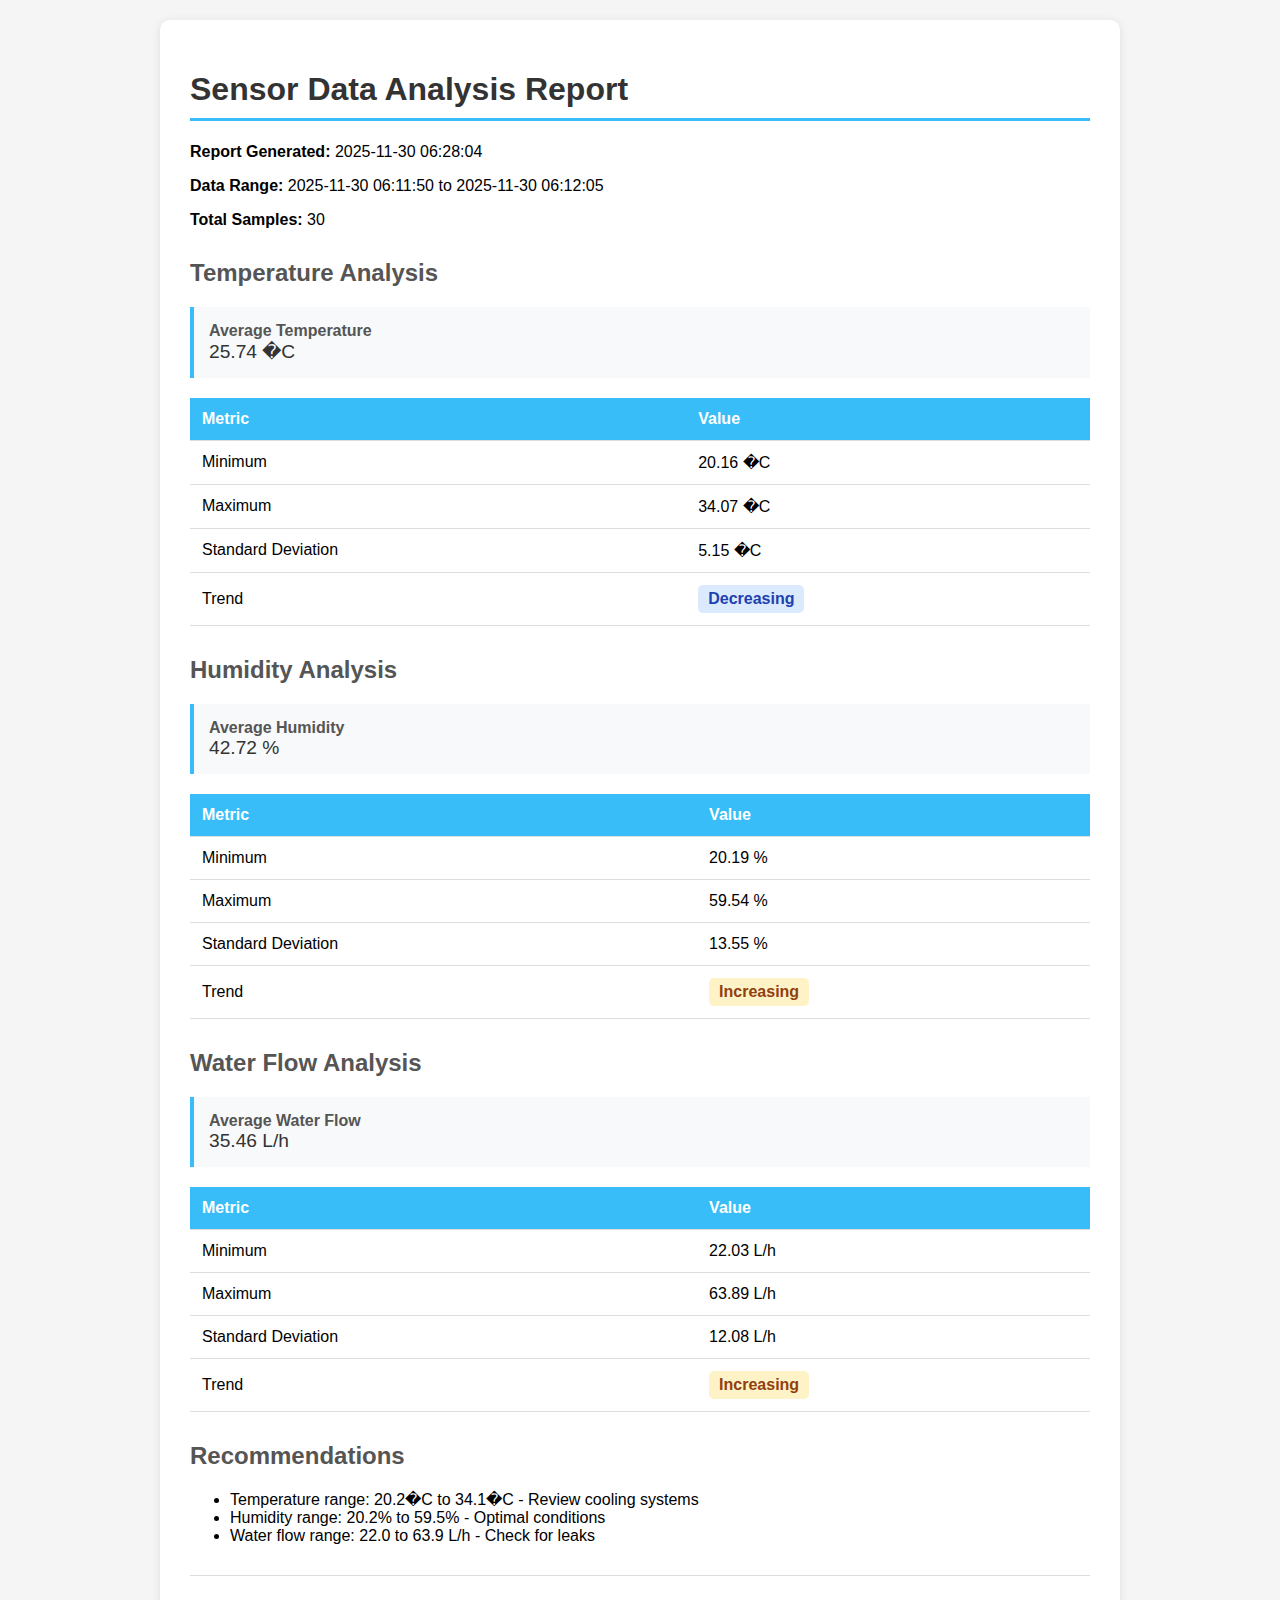
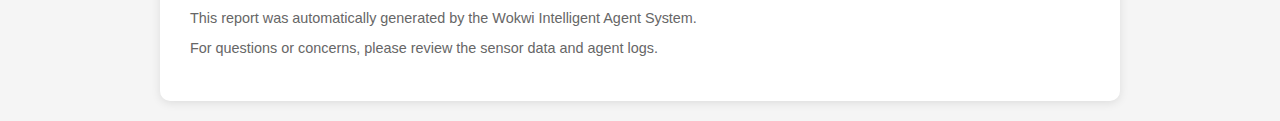
<file: intelligent_agent_wokwi/reports/report_20251130_062804.html>
<!DOCTYPE html>
    <html>
    <head>
        <title>Sensor Data Report</title>
        <style>
            body { font-family: Arial, sans-serif; margin: 20px; background: #f5f5f5; }
            .container { max-width: 900px; margin: 0 auto; background: white; padding: 30px; border-radius: 10px; box-shadow: 0 2px 10px rgba(0,0,0,0.1); }
            h1 { color: #333; border-bottom: 3px solid #38bdf8; padding-bottom: 10px; }
            h2 { color: #555; margin-top: 30px; }
            table { width: 100%; border-collapse: collapse; margin: 20px 0; }
            th, td { padding: 12px; text-align: left; border-bottom: 1px solid #ddd; }
            th { background-color: #38bdf8; color: white; }
            .metric { background: #f8f9fa; padding: 15px; margin: 10px 0; border-left: 4px solid #38bdf8; }
            .metric-name { font-weight: bold; color: #555; }
            .metric-value { font-size: 1.2em; color: #333; }
            .trend { display: inline-block; padding: 5px 10px; border-radius: 5px; font-weight: bold; }
            .trend.up { background: #fef3c7; color: #92400e; }
            .trend.down { background: #dbeafe; color: #1e40af; }
            .footer { margin-top: 30px; padding-top: 20px; border-top: 1px solid #ddd; color: #666; font-size: 0.9em; }
        </style>
    </head>
    <body>
        <div class="container">
            <h1>Sensor Data Analysis Report</h1>
            <p><strong>Report Generated:</strong> 2025-11-30 06:28:04</p>
            <p><strong>Data Range:</strong> 2025-11-30 06:11:50 to 2025-11-30 06:12:05</p>
            <p><strong>Total Samples:</strong> 30</p>
            
            <h2>Temperature Analysis</h2>
            <div class="metric">
                <div class="metric-name">Average Temperature</div>
                <div class="metric-value">25.74 �C</div>
            </div>
            <table>
                <tr>
                    <th>Metric</th>
                    <th>Value</th>
                </tr>
                <tr>
                    <td>Minimum</td>
                    <td>20.16 �C</td>
                </tr>
                <tr>
                    <td>Maximum</td>
                    <td>34.07 �C</td>
                </tr>
                <tr>
                    <td>Standard Deviation</td>
                    <td>5.15 �C</td>
                </tr>
                <tr>
                    <td>Trend</td>
                    <td><span class="trend down">Decreasing</span></td>
                </tr>
            </table>
            
            <h2>Humidity Analysis</h2>
            <div class="metric">
                <div class="metric-name">Average Humidity</div>
                <div class="metric-value">42.72 %</div>
            </div>
            <table>
                <tr>
                    <th>Metric</th>
                    <th>Value</th>
                </tr>
                <tr>
                    <td>Minimum</td>
                    <td>20.19 %</td>
                </tr>
                <tr>
                    <td>Maximum</td>
                    <td>59.54 %</td>
                </tr>
                <tr>
                    <td>Standard Deviation</td>
                    <td>13.55 %</td>
                </tr>
                <tr>
                    <td>Trend</td>
                    <td><span class="trend up">Increasing</span></td>
                </tr>
            </table>
            
            <h2>Water Flow Analysis</h2>
            <div class="metric">
                <div class="metric-name">Average Water Flow</div>
                <div class="metric-value">35.46 L/h</div>
            </div>
            <table>
                <tr>
                    <th>Metric</th>
                    <th>Value</th>
                </tr>
                <tr>
                    <td>Minimum</td>
                    <td>22.03 L/h</td>
                </tr>
                <tr>
                    <td>Maximum</td>
                    <td>63.89 L/h</td>
                </tr>
                <tr>
                    <td>Standard Deviation</td>
                    <td>12.08 L/h</td>
                </tr>
                <tr>
                    <td>Trend</td>
                    <td><span class="trend up">Increasing</span></td>
                </tr>
            </table>
            
            <h2>Recommendations</h2>
            <ul>
                <li>Temperature range: 20.2�C to 34.1�C - Review cooling systems</li>
                <li>Humidity range: 20.2% to 59.5% - Optimal conditions</li>
                <li>Water flow range: 22.0 to 63.9 L/h - Check for leaks</li>
            </ul>
            
            <div class="footer">
                <p>This report was automatically generated by the Wokwi Intelligent Agent System.</p>
                <p>For questions or concerns, please review the sensor data and agent logs.</p>
            </div>
        </div>
    </body>
    </html>
</file>
